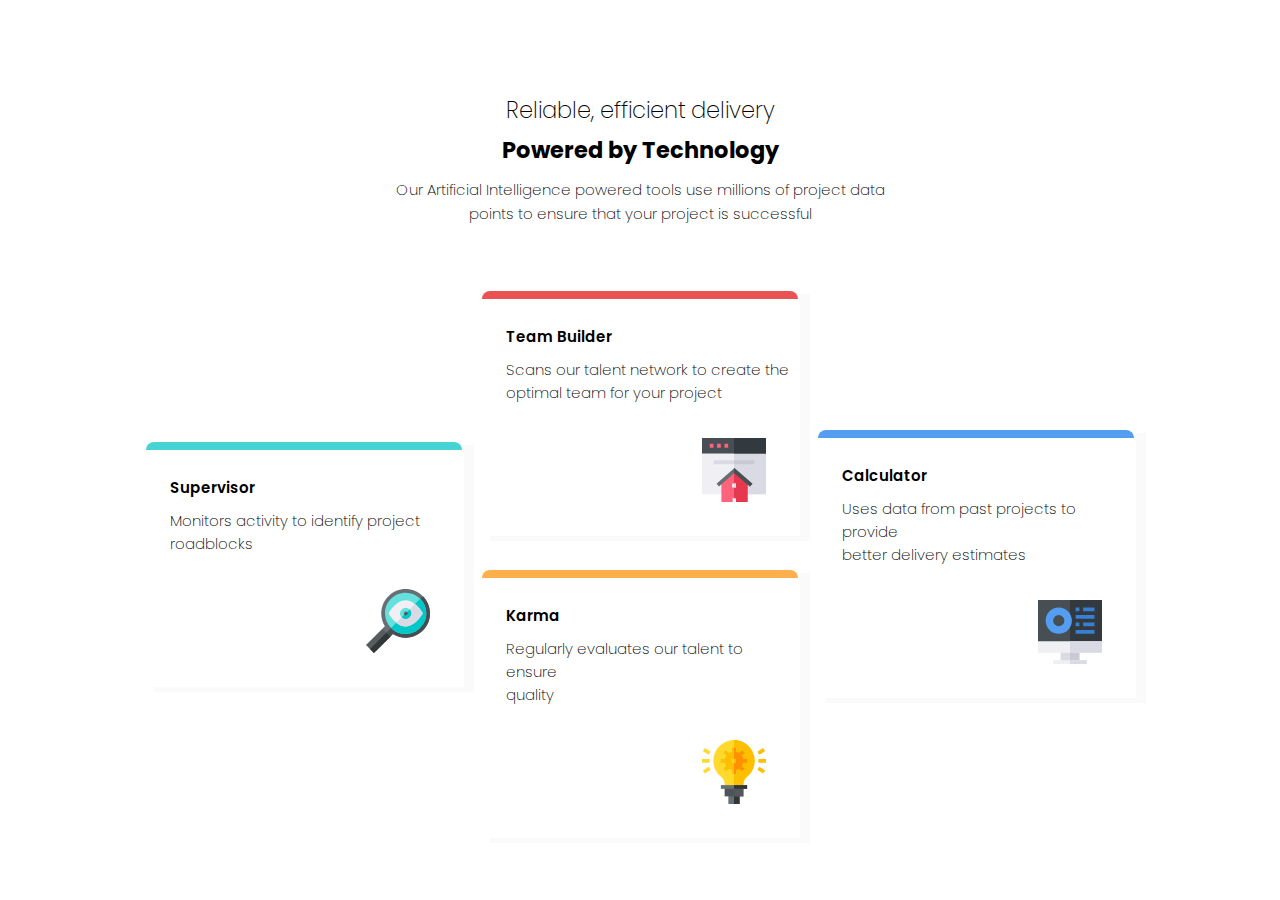
<file: index.html>
<!DOCTYPE html>
<html lang="en">
<head>
    <meta charset="UTF-8">
    <meta name="viewport" content="width=device-width, initial-scale=1.0">
    <link rel="stylesheet" href="style.css">
    <link rel="preconnect" href="https://fonts.googleapis.com">
    <link rel="preconnect" href="https://fonts.gstatic.com" crossorigin>
    <link href="https://fonts.googleapis.com/css2?family=Poppins:wght@200;400;600&display=swap" rel="stylesheet">
    <title>4 card selector</title>
</head>
<body>
    <div class="mainwrapper">

        <header>

            <div class="headerwrap">

                <h2 style="font-weight: 200;">  Reliable, efficient delivery</h2>
                <h2>  Powered by Technology</h2>
                <p> Our Artificial Intelligence powered tools use millions of project data <br> points 
                    to ensure that your project is successful</p>

            </div>

        </header>

        <main>
            <div class="mainwrap">

                <div class="item1">
                    <table class="supervisor">
                        <tr>
                            <td class="top1">

                            </td>
                        </tr>

                        <tr>
                            <td class="title">
                                Supervisor
                            </td>
                        </tr>

                        <tr>
                            <td class="txt">
                                Monitors activity to identify project <br> roadblocks
                            </td>
                        </tr>

                        <tr>
                            <td class="icon">
                                <img src="icon-supervisor.svg" alt="">
                            </td>
                        </tr>
                    </table>
                </div>

                <div class="item2">

                    <table class="teambuilder">
                        <tr>
                            <td class="top2">

                            </td>
                        </tr>

                        <tr>
                            <td class="title">
                                Team Builder
                            </td>
                        </tr>

                        <tr>
                            <td class="txt">
                                Scans our talent network to create the <br> optimal team for your project
                            </td>
                        </tr>

                        <tr>
                            <td class="icon">
                                <img src="icon-team-builder.svg" alt="">
                            </td>
                        </tr>
                    </table>

                    <table class="karma">
                        <tr>
                            <td class="top3">

                            </td>
                        </tr>

                        <tr>
                            <td class="title">
                                Karma
                            </td>
                        </tr>

                        <tr>
                            <td class="txt">
                                Regularly evaluates our talent to ensure <br> quality
                            </td>
                        </tr>

                        <tr>
                            <td class="icon">
                                <img src="icon-karma.svg" alt="">
                            </td>
                        </tr>

                    </table>

                </div>

                <div class="item3">

                    <table class="Calculator">

                        <tr>
                            <td class="top4">

                            </td>
                        </tr>

                        <tr>
                            <td class="title">
                                Calculator
                            </td>
                        </tr>

                        <tr>
                            <td class="txt">
                                Uses data from past projects to provide <br> better delivery estimates
                            </td>
                        </tr>

                        <tr>
                            <td class="icon">
                                <img src="icon-calculator.svg" alt="">
                            </td>
                        </tr>

                    </table>

                </div>
            </div>
        </main>





    </div>
</body>
</html>
</file>
<file: style.css>
* {
    margin: 0;
    padding: 0;
    box-sizing: border-box;
}

body {

    width: 100%;
    height: 100%;
    /* border: red 5px solid; */
    padding: 0.2rem;
    font-family: 'Poppins', sans-serif;
    font-size: 15px;

}

table {

    width: 100%;
    box-shadow: 10px 5px hsl(0, 0%, 98%);

}
.mainwrapper {

    /* border: blue 5px solid; */
    padding: 0.2rem;
    margin-top: 5rem;

}

.headerwrap {
    /* border: pink 5px solid; */
    text-align: center;
    padding: 0.2rem
}

.headerwrap h2{
    padding: 0.2rem;
}

.headerwrap p {
    padding: 0.5rem 0 3rem 0;
    line-height: 1.5rem;
    font-weight: 200;
}

main {

    display: flex;
    justify-content: center;
    
}

.mainwrap {
    /* border: green 5px solid; */
    display: flex;
    padding: 0.2rem;
    width: 80%;
    justify-content: center;
    align-items: center;
}

.item1, .item2, .item3 {
    /* border: black 5px solid; */
    width: 100%;
    padding: 0.5rem;
}

.karma {
    margin-top: 2rem;
}



.top1,
.top2,
.top3,
.top4 {

    height: 0.5rem;
    border-radius: 1rem 1rem 0 0;

}

.top1 {
    background-color: hsl(180, 62%, 55%);
}

.top2 {
    background-color: hsl(0, 78%, 62%);
}

.top3 {
    background-color: hsl(34, 97%, 64%);

}

.top4 {
    background-color: hsl(212, 86%, 64%);

}



.title {
    padding: 1.5rem 0 0.5rem 1.5rem;
    font-weight: 600;
}

.txt {
    font-weight: 200;
    padding: 0 0 0 1.5rem;
}

.icon {
    display: flex;
    justify-content: end;
    padding: 2rem;
}

@media (max-width:476px) {

    .mainwrap {
        display: block;
    }
}
</file>
